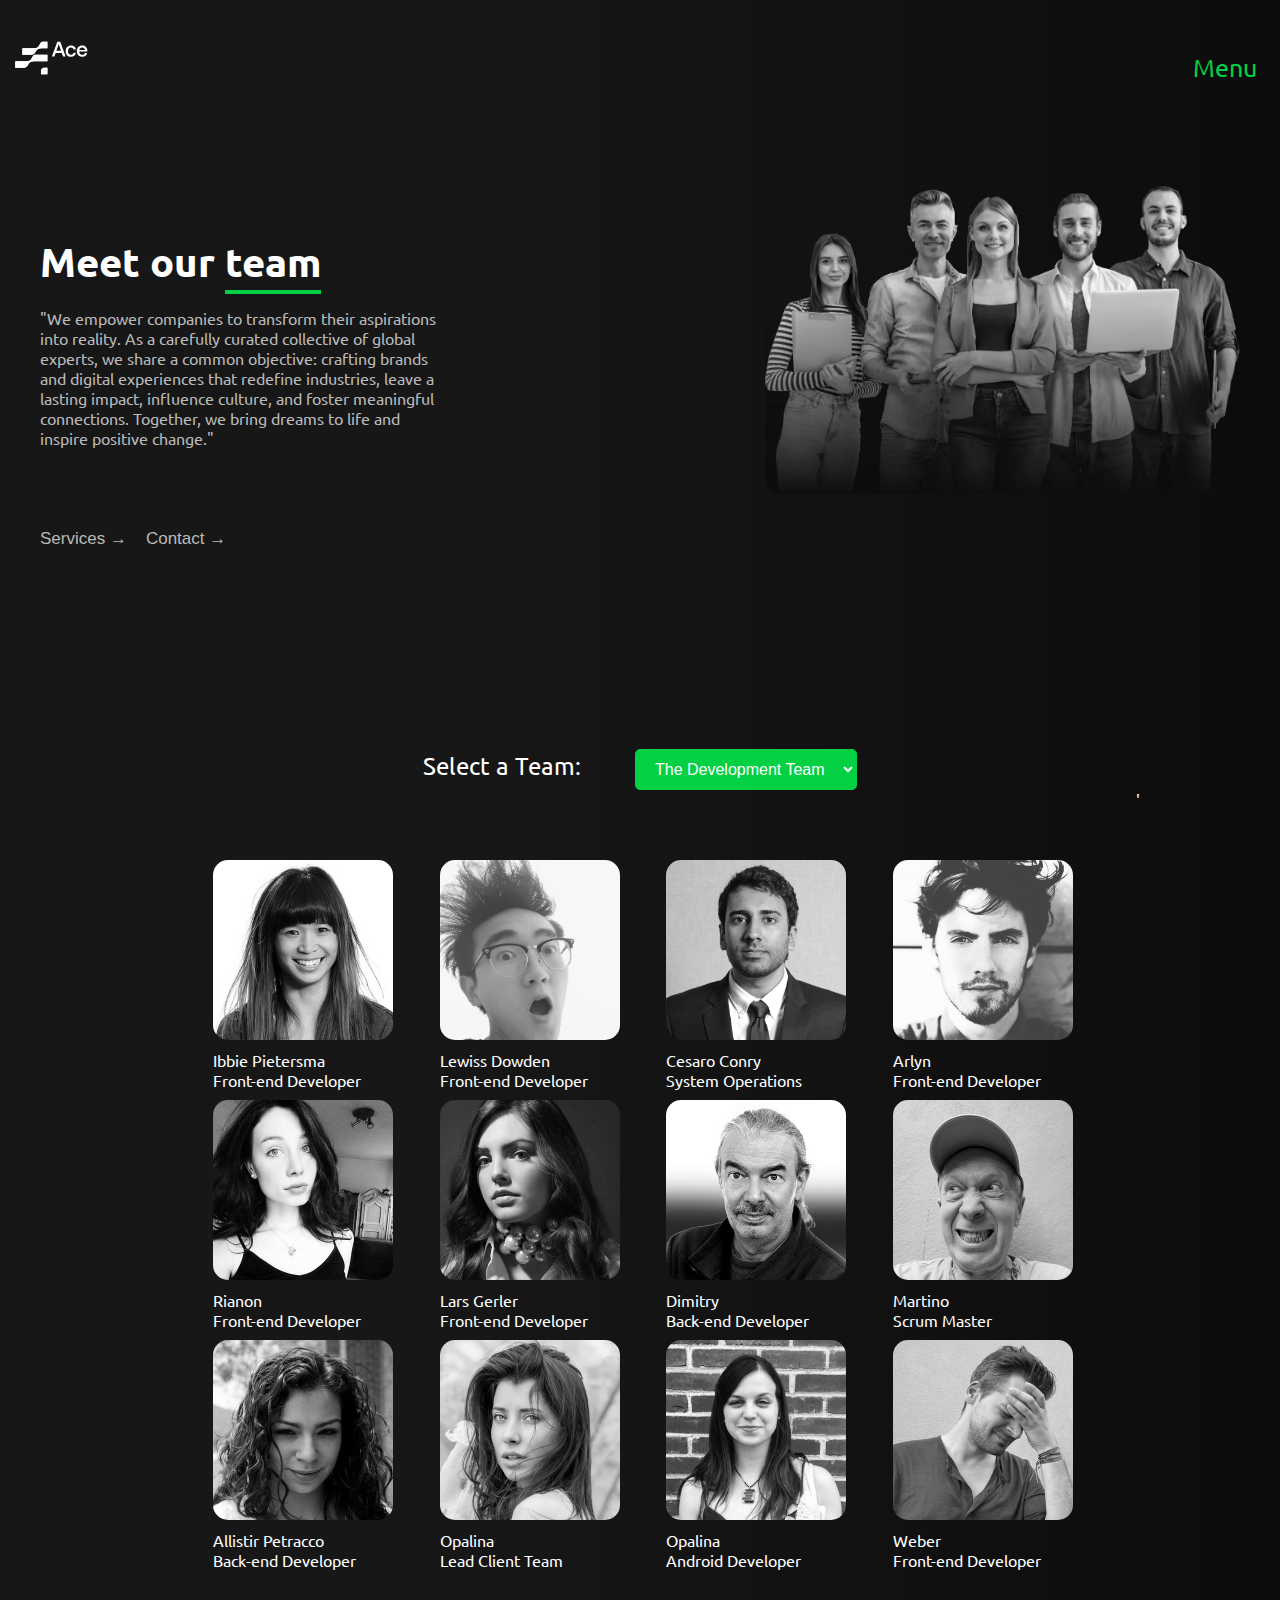
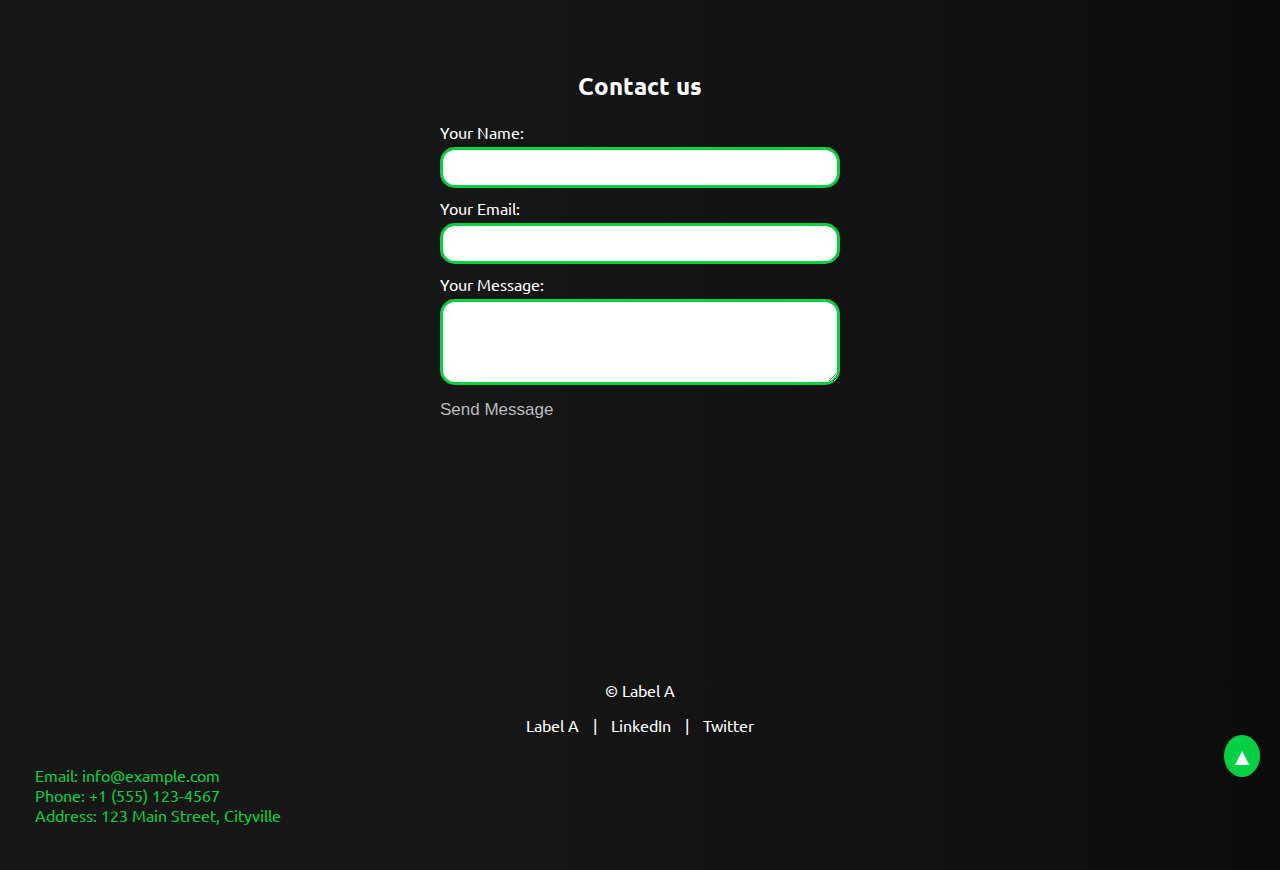
<file: index.html>
<!DOCTYPE html>
<html lang="en">
<head>
  <meta charset="UTF-8">
  <meta name="viewport" content="width=device-width, initial-scale=1.0">
  <!-- Pagina titel en externe stijlbladen -->
  <title>Squad Page Label A</title>
  <link rel="stylesheet" href="styles/style.css">
  <link rel="preconnect" href="https://fonts.googleapis.com">
  <link rel="preconnect" href="https://fonts.gstatic.com" crossorigin>
  <link href="https://fonts.googleapis.com/css2?family=Ubuntu&display=swap" rel="stylesheet">
   <!-- Favicon voor de pagina -->
  <link rel="icon" type="image/svg+xml" href="data:image/svg+xml,%3Csvg viewBox='0 0 101 35' xmlns='http://www.w3.org/2000/svg'%3E%3Cpath d='M37.3965 15.6265L42.661 1.35547H45.4171L50.6651 15.6265H48.1896L46.8694 12.0964H41.0932L39.7895 15.6265H37.3965ZM41.7368 10.1055H46.2257L43.9813 3.88176L41.7368 10.1055Z' fill='white'/%3E%3Cpath d='M50.6484 10.4232C50.6484 7.19423 52.6948 5.05273 55.814 5.05273C58.471 5.05273 60.1213 6.54174 60.5339 8.90073H58.2564C57.9759 7.67941 57.1177 6.92654 55.7645 6.92654C54.0151 6.92654 52.8764 8.34862 52.8764 10.4065C52.8764 12.4476 54.0151 13.8529 55.7645 13.8529C57.0847 13.8529 57.9759 13.0833 58.2399 11.8787H60.5339C60.1378 14.2377 58.3885 15.7267 55.7479 15.7267C52.6288 15.7435 50.6484 13.6856 50.6484 10.4232Z' fill='white'/%3E%3Cpath d='M61.4277 10.4232C61.4277 7.19423 63.4576 5.05273 66.4942 5.05273C69.4648 5.05273 71.4617 6.97673 71.5277 10.0217C71.5277 10.2893 71.5112 10.5738 71.4617 10.8582H63.7052V11.0088C63.7712 12.7822 64.8769 13.9366 66.5768 13.9366C67.897 13.9366 68.8707 13.2674 69.1678 12.0962H71.3462C70.9831 14.1541 69.2503 15.7267 66.6923 15.7267C63.4576 15.7435 61.4277 13.6354 61.4277 10.4232ZM69.2668 9.2688C69.0853 7.71287 68.0125 6.84289 66.5107 6.84289C65.1245 6.84289 63.9362 7.77979 63.7712 9.2688H69.2668Z' fill='white'/%3E%3Cpath d='M26.918 29.5462V32.7584H33.1067V26.4845H29.9381C28.2712 26.4678 26.918 27.8397 26.918 29.5462Z' fill='white'/%3E%3Cpath d='M18.9303 15.5419C18.6167 16.1442 18.1877 16.9305 17.61 18.0515C16.7684 19.6911 15.0685 20.2097 13.3027 20.193H2.65809C2.37753 20.193 2.14648 20.4272 2.14648 20.7116V26.4836C2.14648 26.4836 7.85662 26.4836 8.96233 26.4836C11.5864 26.4836 13.3522 25.7977 14.4909 23.5223C15.7122 21.0797 17.6431 20.2097 20.3001 20.2097C22.594 20.2097 33.0901 20.2097 33.0901 20.2097V13.9023H21.5873C20.4816 13.9023 19.4584 14.5381 18.9303 15.5419Z' fill='white'/%3E%3Cpath d='M26.2246 2.99505C25.9111 3.59734 25.482 4.38367 24.9044 5.50461C24.0627 7.14419 22.3629 7.66283 20.597 7.6461H9.52332C9.24276 7.6461 9.01172 7.88032 9.01172 8.16474V13.9367C9.01172 13.9367 15.1509 13.9367 16.2567 13.9367C18.8807 13.9367 20.6465 13.2508 21.7852 10.9754C23.0065 8.53281 24.9374 7.66283 27.5944 7.66283C29.8884 7.66283 33.0735 7.66283 33.0735 7.66283V1.35547H28.8651C27.7759 1.35547 26.7527 1.99122 26.2246 2.99505Z' fill='white'/%3E%3Cpath d='M26.2246 2.99505C25.9111 3.59734 25.482 4.38367 24.9044 5.50461C24.0627 7.14419 22.3629 7.66283 20.597 7.6461H9.52332C9.24276 7.6461 9.01172 7.88032 9.01172 8.16474V13.9367C9.01172 13.9367 15.1509 13.9367 16.2567 13.9367C18.8807 13.9367 20.6465 13.2508 21.7852 10.9754C23.0065 8.53281 24.9374 7.66283 27.5944 7.66283C29.8884 7.66283 33.0735 7.66283 33.0735 7.66283V1.35547H28.8651C27.7759 1.35547 26.7527 1.99122 26.2246 2.99505Z' fill='white'/%3E%3Cpath d='M18.9303 15.5419C18.6167 16.1442 18.1877 16.9305 17.61 18.0515C16.7684 19.6911 15.0685 20.2097 13.3027 20.193H2.65809C2.37753 20.193 2.14648 20.4272 2.14648 20.7116V26.4836C2.14648 26.4836 7.85662 26.4836 8.96233 26.4836C11.5864 26.4836 13.3522 25.7977 14.4909 23.5223C15.7122 21.0797 17.6431 20.2097 20.3001 20.2097C22.594 20.2097 33.0901 20.2097 33.0901 20.2097V13.9023H21.5873C20.4816 13.9023 19.4584 14.5381 18.9303 15.5419Z' fill='white'/%3E%3Cpath d='M26.918 29.5462V32.7584H33.1067V26.4845H29.9381C28.2712 26.4678 26.918 27.8397 26.918 29.5462Z' fill='white'/%3E%3C/svg%3E">
</head>
<body>
    <!-- Header sectie -->
    <header>
      <div class="header-full">
        <a href="https://www.labela.nl/">
          <svg class="logo" width="105" height="45" viewBox="0 0 101 35" fill="none" xmlns="http://www.w3.org/2000/svg">
            <path d="M37.3965 15.6265L42.661 1.35547H45.4171L50.6651 15.6265H48.1896L46.8694 12.0964H41.0932L39.7895 15.6265H37.3965ZM41.7368 10.1055H46.2257L43.9813 3.88176L41.7368 10.1055Z" fill="white"/>
            <path d="M50.6484 10.4232C50.6484 7.19423 52.6948 5.05273 55.814 5.05273C58.471 5.05273 60.1213 6.54174 60.5339 8.90073H58.2564C57.9759 7.67941 57.1177 6.92654 55.7645 6.92654C54.0151 6.92654 52.8764 8.34862 52.8764 10.4065C52.8764 12.4476 54.0151 13.8529 55.7645 13.8529C57.0847 13.8529 57.9759 13.0833 58.2399 11.8787H60.5339C60.1378 14.2377 58.3885 15.7267 55.7479 15.7267C52.6288 15.7435 50.6484 13.6856 50.6484 10.4232Z" fill="white"/>
            <path d="M61.4277 10.4232C61.4277 7.19423 63.4576 5.05273 66.4942 5.05273C69.4648 5.05273 71.4617 6.97673 71.5277 10.0217C71.5277 10.2893 71.5112 10.5738 71.4617 10.8582H63.7052V11.0088C63.7712 12.7822 64.8769 13.9366 66.5768 13.9366C67.897 13.9366 68.8707 13.2674 69.1678 12.0962H71.3462C70.9831 14.1541 69.2503 15.7267 66.6923 15.7267C63.4576 15.7435 61.4277 13.6354 61.4277 10.4232ZM69.2668 9.2688C69.0853 7.71287 68.0125 6.84289 66.5107 6.84289C65.1245 6.84289 63.9362 7.77979 63.7712 9.2688H69.2668Z" fill="white"/>
            <path d="M26.918 29.5462V32.7584H33.1067V26.4845H29.9381C28.2712 26.4678 26.918 27.8397 26.918 29.5462Z" fill="white"/>
            <path d="M18.9303 15.5419C18.6167 16.1442 18.1877 16.9305 17.61 18.0515C16.7684 19.6911 15.0685 20.2097 13.3027 20.193H2.65809C2.37753 20.193 2.14648 20.4272 2.14648 20.7116V26.4836C2.14648 26.4836 7.85662 26.4836 8.96233 26.4836C11.5864 26.4836 13.3522 25.7977 14.4909 23.5223C15.7122 21.0797 17.6431 20.2097 20.3001 20.2097C22.594 20.2097 33.0901 20.2097 33.0901 20.2097V13.9023H21.5873C20.4816 13.9023 19.4584 14.5381 18.9303 15.5419Z" fill="white"/>
            <path d="M26.2246 2.99505C25.9111 3.59734 25.482 4.38367 24.9044 5.50461C24.0627 7.14419 22.3629 7.66283 20.597 7.6461H9.52332C9.24276 7.6461 9.01172 7.88032 9.01172 8.16474V13.9367C9.01172 13.9367 15.1509 13.9367 16.2567 13.9367C18.8807 13.9367 20.6465 13.2508 21.7852 10.9754C23.0065 8.53281 24.9374 7.66283 27.5944 7.66283C29.8884 7.66283 33.0735 7.66283 33.0735 7.66283V1.35547H28.8651C27.7759 1.35547 26.7527 1.99122 26.2246 2.99505Z" fill="white"/>
            <path d="M26.2246 2.99505C25.9111 3.59734 25.482 4.38367 24.9044 5.50461C24.0627 7.14419 22.3629 7.66283 20.597 7.6461H9.52332C9.24276 7.6461 9.01172 7.88032 9.01172 8.16474V13.9367C9.01172 13.9367 15.1509 13.9367 16.2567 13.9367C18.8807 13.9367 20.6465 13.2508 21.7852 10.9754C23.0065 8.53281 24.9374 7.66283 27.5944 7.66283C29.8884 7.66283 33.0735 7.66283 33.0735 7.66283V1.35547H28.8651C27.7759 1.35547 26.7527 1.99122 26.2246 2.99505Z" fill="white"/>
            <path d="M18.9303 15.5419C18.6167 16.1442 18.1877 16.9305 17.61 18.0515C16.7684 19.6911 15.0685 20.2097 13.3027 20.193H2.65809C2.37753 20.193 2.14648 20.4272 2.14648 20.7116V26.4836C2.14648 26.4836 7.85662 26.4836 8.96233 26.4836C11.5864 26.4836 13.3522 25.7977 14.4909 23.5223C15.7122 21.0797 17.6431 20.2097 20.3001 20.2097C22.594 20.2097 33.0901 20.2097 33.0901 20.2097V13.9023H21.5873C20.4816 13.9023 19.4584 14.5381 18.9303 15.5419Z" fill="white"/>
            <path d="M26.918 29.5462V32.7584H33.1067V26.4845H29.9381C28.2712 26.4678 26.918 27.8397 26.918 29.5462Z" fill="white"/>
            </svg>
        </a>
        
        <!-- Navigatiemenu (verborgen standaard) -->
        <nav class="hidden">
          <ul>
            <li>
               <!-- Knop om het mobiele menu te openen -->
              <a href="#" id="openMenu">Menu</a>
            </li>
          </ul>
        </nav>
      </div>
    </header>
  
    <!-- Hamburgermenu -->
    <div class="overlay" id="menuOverlay">
      <div class="menu-content">
         <!-- Sluitknop voor het menu -->
        <span class="close-btn" id="closeMenu" data-tooltip="Back to Homepage">&times;</span>
        <nav>
          <ul>
              <!-- Navigatie in het menu -->
            <li><a href="#home">Home</a></li>
            <li><a href="#services">Services</a></li>
            <li><a href="#contact">Contact</a></li>
          </ul>
        </nav>
      </div>
    </div>
  
   <!-- Teamtekst beginpagina -->
<main>
  <div class="teamtekst">
    <article>
      <div class="container">
        <!-- Teamsectie met tekst en afbeelding -->
        <section class="teams">
          <div class="text-container">
            <!-- Teamtekst en beschrijving -->
            <h1>Meet our <span class="team-text">team</span></h1>
            <p>
              "We empower companies to transform their aspirations into reality. As a carefully curated collective of global experts, we share a common objective: crafting brands and digital experiences that redefine industries, leave a lasting impact, influence culture, and foster meaningful connections. Together, we bring dreams to life and inspire positive change."
            </p>
          </div>
          <div class="groepsfoto">
            <!-- Groepsfoto van het team -->
            <img src="images/team-images/team.webp" alt="groepsfoto" height="auto">
          </div>
        </section>
      </div>
    </article>

    <!-- Knoppen voor services en contact -->
    <div class="buttons">
      <button class="button-services">Services &#8594;</button>
      <button class="button-contact">Contact &#8594;</button>
    </div>
  </div>

  <!-- Dropdown voor het selecteren van een team -->
  <div class="containerTeam">
    <label for="teamSelector" class="animated-label">Select a Team:</label>
    <select id="teamSelector">
      <option value="TDT">The Development Team</option>
      <option value="MARKETING">Marketing Team</option>
      <option value="UI-TEAM">UI Team</option>
      <option value="all-teams">View All Teams</option>
    </select>
  </div>
  
  <!-- Teamsectie met individuele teamleden -->
  <div class="teamsection">
    <!-- Teamsectie voor TDT (The Development Team) -->
    <section class="team-section TDT" id="TDT">
      <!-- Teamlid 1 -->
      <article class="team-member" id="ibbie">
        <!-- Link naar individuele pagina van het teamlid -->
        <a href="ibbie.html">
          <div class="foto">
            <!-- Afbeelding van het teamlid -->
            <img src="images/team-images/image-0.png" alt="Ibbie's Image" height="auto">
          </div>
        </a>
        <!-- Naam en functie van het teamlid -->
        <p class="firstname-lastname">Ibbie Pietersma</p>
        <p>Front-end Developer</p>
      </article>

      <article class="team-member" id="26">
        <a href="LewissDowden.html">
          <div class="foto">
            <img src="images/team-images/image-25.png" alt="Lewiss's Image" height="auto">
          </div>
        </a>
        <p class="firstname-lastname">Lewiss Dowden</p>
        <p>Front-end Developer</p>
    </article>

    <article class="team-member" id="33">
      <a href="CesaroConry.html">
        <div class="foto">
          <img src="images/team-images/image-34.png" alt="Cesaro's Image" height="auto">
        </div>
      </a>
      <p class="firstname-lastname">Cesaro Conry</p>
      <p>System Operations</p>
  </article>

      <article class="team-member" id="arlyn">
        <a href="Arlyn.html">
          <div class="foto">
            <img src="images/team-images/image-1.png" alt="Arlyn's Image" height="auto">
          </div>
        </a>
        <p class="firstname-lastname">Arlyn</p>
        <p>Front-end Developer</p>
      </article>

      <article class="team-member" id="Rianon">
        <a href="Rianon.html">
          <div class="foto">
            <img src="images/team-images/image-4.png" alt="Rianon's Image" height="auto">
          </div>
        </a>
        <p class="firstname-lastname">Rianon</p>
        <p>Front-end Developer</p>
      </article>

      <article class="team-member" id="27">
        <a href="LarsGerler.html">
          <div class="foto">
            <img src="images/team-images/image-26.png" alt="Lars's Image" height="auto">
          </div>
        </a>
        <p class="firstname-lastname">Lars Gerler</p>
        <p>Front-end Developer</p>
    </article>

      <article class="team-member" id="Dimitry">
        <a href="Dimitry.html">
          <div class="foto">
            <img src="images/team-images/image-5.png" alt="Dimitry's Image" height="auto">
          </div>
        </a>
        <p class="firstname-lastname">Dimitry</p>
        <p>Back-end Developer</p>
      </article>

      <article class="team-member" id="Martino">
        <a href="Martino.html">
          <div class="foto">
            <img src="images/team-images/image-6.png" alt="Martino's Image" height="auto">
          </div>
        </a>
        <p class="firstname-lastname">Martino</p>
        <p>Scrum Master</p>
      </article>

      <article class="team-member" id="28">
        <a href="AllistirPetracco.html">
          <div class="foto">
            <img src="images/team-images/image-27.png" alt="Allistir's Image" height="auto">
          </div>
        </a>
        <p class="firstname-lastname">Allistir Petracco</p>
        <p>Back-end Developer</p>
    </article>

      <article class="team-member" id="Freedman">
        <a href="Freedman.html">
          <div class="foto">
            <img src="images/team-images/image-7.png" alt="Freedman's Image" height="auto">
          </div>
        </a>
        <p class="firstname-lastname">Opalina</p>
        <p>Lead Client Team</p>
      </article>

      <article class="team-member" id="Opalina">
        <a href="Opalina.html">
          <div class="foto">
            <img src="images/team-images/image-8.png" alt="Opalina's Image" height="auto">
          </div>
        </a>
        <p class="firstname-lastname">Opalina</p>
        <p>Android Developer</p>
      </article>

      <article class="team-member" id="Weber">
        <a href="Weber.html">
          <div class="foto">
            <img src="images/team-images/image-9.png" alt="Weber's Image" height="auto">
          </div>
        </a>
        <p class="firstname-lastname">Weber</p>
        <p>Front-end Developer</p>
      </article>
    </section>
  
    <section class="team-section MARKETING" id="MARKETING">
      <article class="team-member" id="lynnelle">
        <a href="Lynnelle.html">
          <div class="foto">
            <img src="images/team-images/image-2.png" alt="Lynnelle's Image" height="auto">
          </div>
        </a>
        <p class="firstname-lastname">Another Team Member</p>
        <p>Job Title</p>
      </article>

      <article class="team-member" id="29">
        <a href="FranniFarlambe.html">
          <div class="foto">
            <img src="images/team-images/image-28.png" alt="Franni's Image" height="auto">
          </div>
        </a>
        <p class="firstname-lastname">Franni Farlambe</p>
        <p>Front-end Developer</p>
    </article>

    <article class="team-member" id="32">
      <a href="MurdockWilleson.html">
        <div class="foto">
          <img src="images/team-images/image-31.png" alt="Murdock's Image" height="auto">
        </div>
      </a>
      <p class="firstname-lastname">Murdock Willeson</p>
      <p>UX Lead</p>
    </article>

    <article class="team-member" id="sharia">
            <a href="Sharia.html">
              <div class="foto">
                <img src="images/team-images/image-3.png" alt="Sharia's Image" height="auto">
              </div>
            </a>
            <p class="firstname-lastname">Another Team Member</p>
            <p>Job Title</p>
    </article>

    <article class="team-member" id="30">
        <a href="PortyLepick.html">
          <div class="foto">
            <img src="images/team-images/image-29.png" alt="Porty's Image" height="auto">
          </div>
        </a>
        <p class="firstname-lastname">Porty Lepick</p>
        <p>Account & Technology</p>
    </article>

    <article class="team-member" id="33">
      <a href="CesaroConry.html">
        <div class="foto">
          <img src="images/team-images/image-32.png" alt="Cesaro's Image" height="auto">
        </div>
      </a>
      <p class="firstname-lastname">Cesaro Conry</p>
      <p>System Operations</p>
  </article>

      <article class="team-member" id="11">
        <a href="JustinnCcomini.html">
          <div class="foto">
            <img src="images/team-images/image-10.png" alt="Justinn's Image" height="auto">
          </div>
        </a>
        <p class="firstname-lastname">Justinn Ccomini</p>
        <p>UI Designer</p>
    </article>

    <article class="team-member" id="12">
      <a href="SandeKeepence.html">
        <div class="foto">
          <img src="images/team-images/image-11.png" alt="Sande's Image" height="auto">
        </div>
      </a>
      <p class="firstname-lastname">Sande Keepence</p>
      <p>Back-end Developer</p>
  </article>

  <article class="team-member" id="13">
    <a href="CinderellaBrose.html">
      <div class="foto">
        <img src="images/team-images/image-12.png" alt="Cinderella's Image" height="auto">
      </div>
    </a>
    <p class="firstname-lastname">Cinderella Brose</p>
    <p>Commercial Director</p>
</article>

<article class="team-member" id="14">
  <a href="JamalDiDomenico.html">
    <div class="foto">
      <img src="images/team-images/image-13.png" alt="Jamal's Image" height="auto">
    </div>
  </a>
  <p class="firstname-lastname">Jamal Di Domenico</p>
  <p>Front-end Developer</p>
</article>

<article class="team-member" id="15">
  <a href="EleanorJeffers.html">
    <div class="foto">
      <img src="images/team-images/image-14.png" alt="Eleanor's Image" height="auto">
    </div>
  </a>
  <p class="firstname-lastname">Eleanor Jeffers</p>
  <p>UI Designer</p>
</article>

<article class="team-member" id="16">
  <a href="DeberaLuesley.html">
    <div class="foto">
      <img src="images/team-images/image-15.png" alt="Debera's Image" height="auto">
    </div>
  </a>
  <p class="firstname-lastname">Debera Luesley</p>
  <p>Technical Support Lead</p>
</article>
</section>'

<section class="team-section UI" id="UI-TEAM">
  <article class="team-member" id="17">
    <a href="CobbBrimilcome.html">
      <div class="foto">
        <img src="images/team-images/image-16.png" alt="Cobb's Image" height="auto">
      </div>
    </a>
    <p class="firstname-lastname">Cobb Brimilcome</p>
    <p>Technical Support Specialist</p>
</article>

<article class="team-member" id="34">
  <a href="AlisterLitel.html">
    <div class="foto">
      <img src="images/team-images/image-34.png" alt="Alister's Image" height="auto">
    </div>
  </a>
  <p class="firstname-lastname">Alister Litel</p>
  <p>System Operations</p>
</article>

<article class="team-member" id="18">
  <a href="KristanTinline.html">
    <div class="foto">
      <img src="images/team-images/image-17.png" alt="Kristan's Image" height="auto">
    </div>
  </a>
  <p class="firstname-lastname">Kristan Tinline</p>
  <p>Innovation Strategist</p>
</article>

<article class="team-member" id="19">
  <a href="CorinneGregoire.html">
    <div class="foto">
      <img src="images/team-images/image-18.png" alt="Corinne's Image" height="auto">
    </div>
  </a>
  <p class="firstname-lastname">Corinne Gregoire</p>
  <p>Data Engineer</p>
</article>

<article class="team-member" id="20">
  <a href="MildridCuredell.html">
    <div class="foto">
      <img src="images/team-images/image-19.png" alt="Mildrid's Image" height="auto">
    </div>
  </a>
  <p class="firstname-lastname">Mildrid Curedell</p>
  <p>Back-end Developer</p>
</article>

<article class="team-member" id="21">
  <a href="KarissaDrabble.html">
    <div class="foto">
      <img src="images/team-images/image-20.png" alt="Karissa's Image" height="auto">
    </div>
  </a>
  <p class="firstname-lastname">Karissa Drabble</p>
  <p>Front-end Developer</p>
</article>

<article class="team-member" id="22">
  <a href="HymieHearsum.html">
    <div class="foto">
      <img src="images/team-images/image-21.png" alt="Hymie's Image" height="auto">
    </div>
  </a>
  <p class="firstname-lastname">Hymie Hearsum</p>
  <p>Office Angel 010</p>
</article>

<article class="team-member" id="23">
  <a href="JustenFernihough.html">
    <div class="foto">
      <img src="images/team-images/image-22.png" alt="Justen's Image" height="auto">
    </div>
  </a>
  <p class="firstname-lastname">Justen Fernihough</p>
  <p>Back-end Developer</p>
</article>

<article class="team-member" id="24">
  <a href="NoelDominguez.html">
    <div class="foto">
      <img src="images/team-images/image-23.png" alt="Noel's Image" height="auto">
    </div>
  </a>
  <p class="firstname-lastname">Noel Dominguez</p>
  <p>Front-end Developer</p>
</article>

<article class="team-member" id="25">
  <a href="GussiDalzell.html">
    <div class="foto">
      <img src="images/team-images/image-24.png" alt="Gussi's Image" height="auto">
    </div>
  </a>
  <p class="firstname-lastname">Gussi Dalzell</p>
  <p>iOS Developer</p>
</article>

<article class="team-member" id="31">
  <a href="HavenCory.html">
    <div class="foto">
      <img src="images/team-images/image-30.png" alt="Haven's Image" height="auto">
    </div>
  </a>
  <p class="firstname-lastname">Haven Cory</p>
  <p>Cloud Engineer</p>
</article>

<article class="team-member" id="32">
  <a href="MurdockWilleson.html">
    <div class="foto">
      <img src="images/team-images/image-31.png" alt="Murdock's Image" height="auto">
    </div>
  </a>
  <p class="firstname-lastname">Murdock Willeson</p>
  <p>UX Lead</p>
</article>
</section>
</div>

 <!-- Contactsectie -->
 <section>
  <h2>Contact us</h2>
  <!-- Formulier voor het verzenden van berichten -->
  <form>
    <!-- Invoervelden voor naam, e-mail en bericht -->
    <label for="name">Your Name:</label>
    <input type="text" id="name" name="name" required>

    <label for="email">Your Email:</label>
    <input type="email" id="email" name="email" required>

    <label for="message">Your Message:</label>
    <textarea id="message" name="message" rows="4" required></textarea>

    <!-- Knop om het formulier te verzenden -->
    <button type="submit" onclick="submitForm()">Send Message</button>
  </form>

  <!-- Feedbackdiv voor het weergeven van berichten na verzending -->
  <div id="feedback"></div>
</section>

<!-- Footersectie -->
<footer class="footer">
  <!-- Copyright en navigatielinks -->
  <p>&copy; Label A</p>
  <nav>
    <a href="https://www.labela.nl/">Label A</a> |
    <a href="https://www.linkedin.com/">LinkedIn</a> |
    <a href="https://twitter.com/">Twitter</a>
  </nav>

  <!-- Pijl en informatie in de footer -->
  <div class="footer-arrow">▲</div>
  <div class="footer-informatie">
    <p>Email: info@example.com</p>
    <p>Phone: +1 (555) 123-4567</p>
    <p>Address: 123 Main Street, Cityville</p>
  </div>
</footer>
</main>
    
  <script src="scripts/script.js"></script>

</body>
</html>
</file>
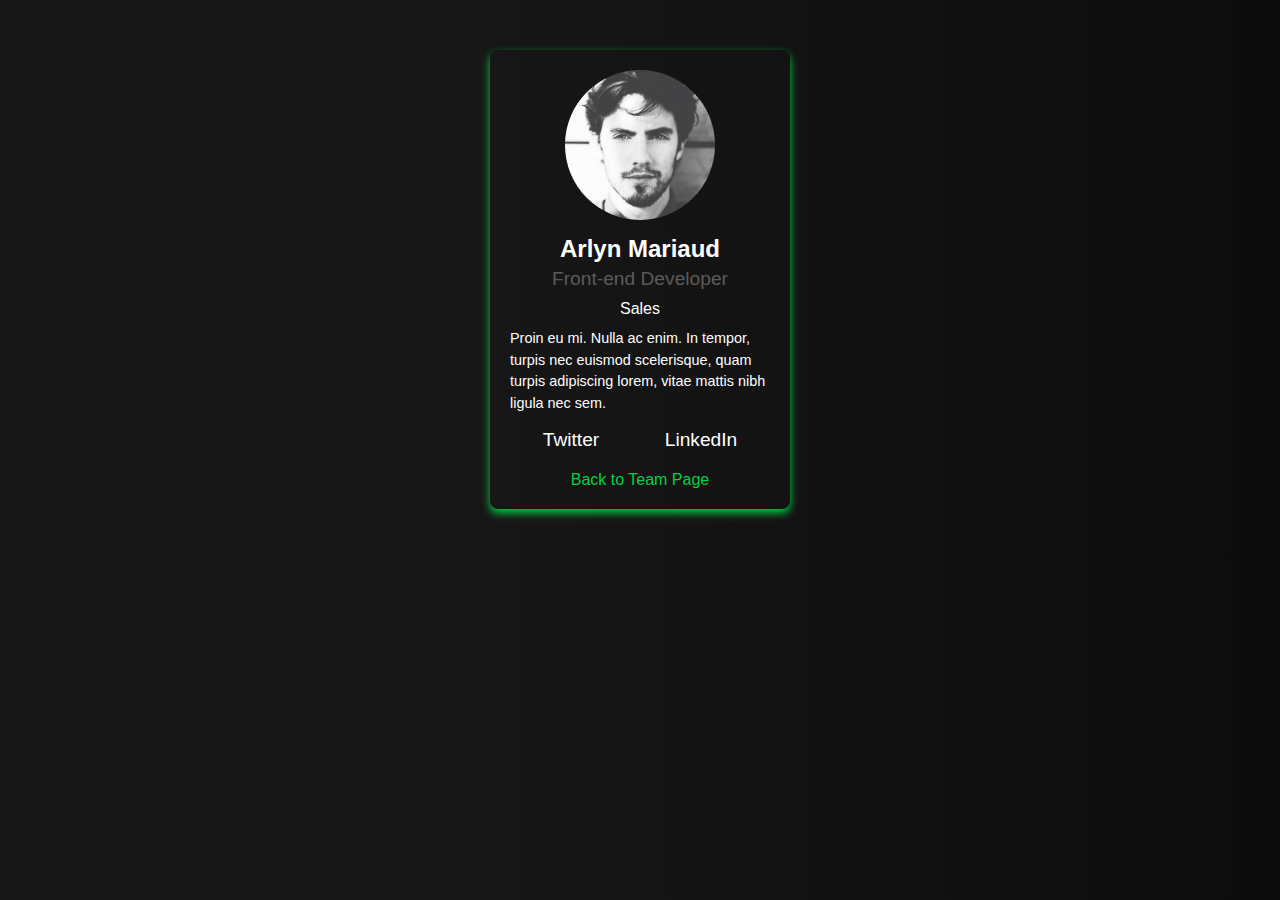
<file: Arlyn.html>
<!DOCTYPE html>
<html lang="en">
<head>
  <meta charset="UTF-8">
  <meta name="viewport" content="width=device-width, initial-scale=1.0">
  <link rel="stylesheet" href="styles/style.css">
  <title>Arlyn Mariaud</title>
</head>
<body>

<div class="business-card">
  <img class="profile-img" src="images/team-images/image-1.png" alt="Profile Image">
  <div class="name">Arlyn Mariaud</div>
  <div class="job-title">Front-end Developer</div>
  <div class="department">Sales</div>
  <div class="bio">Proin eu mi. Nulla ac enim. In tempor, turpis nec euismod scelerisque, quam turpis adipiscing lorem, vitae mattis nibh ligula nec sem.</div>
  <div class="social-links">
    <a class="social-link" href="https://twitter.com" target="_blank">Twitter</a>
    <a class="social-link" href="https://linkedin.com" target="_blank">LinkedIn</a>
  </div>
  <div class="backto"><a href="index.html">Back to Team Page</a></div>
</div>

</body>
</html>
</file>
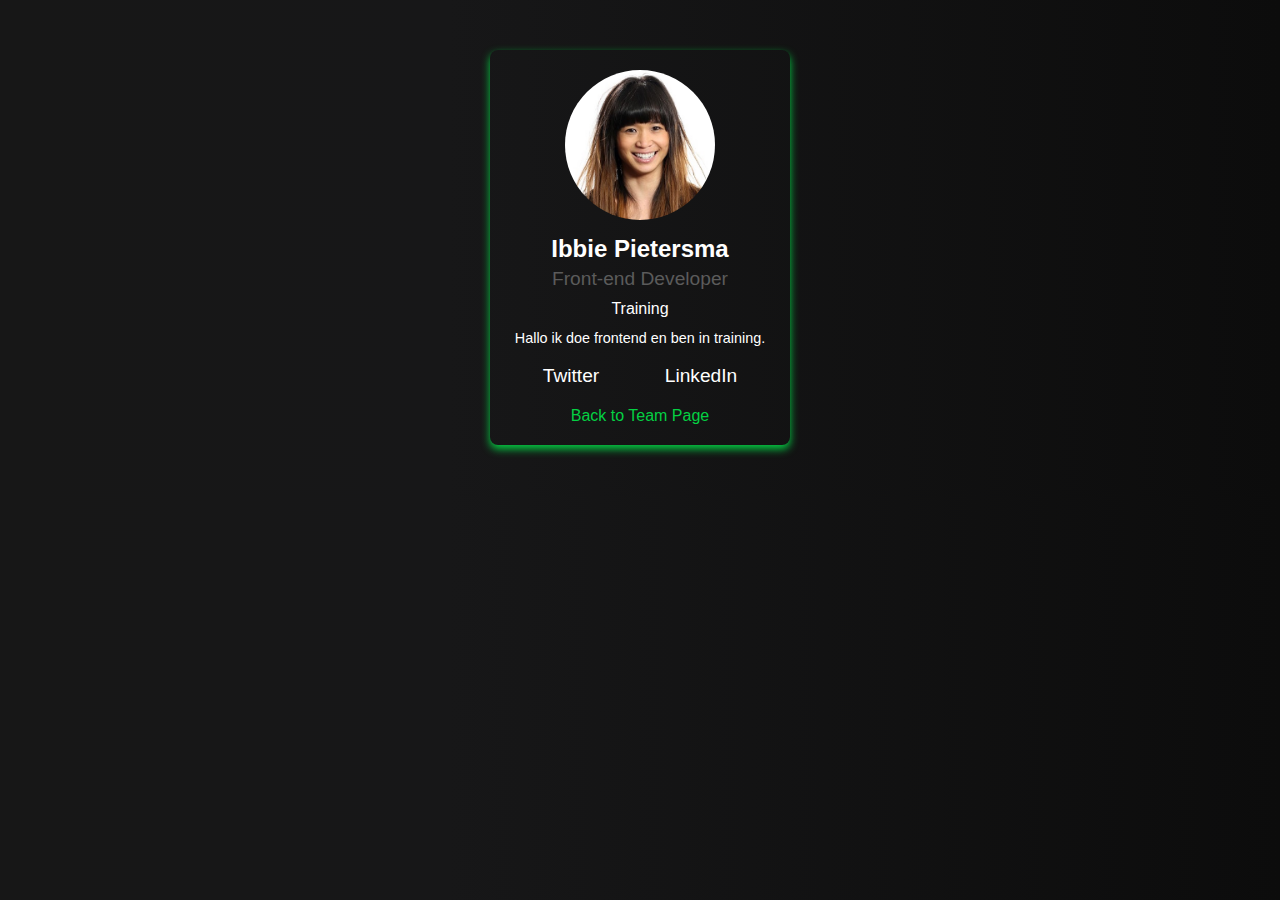
<file: ibbie.html>
<!DOCTYPE html>
<html lang="en">
<head>
  <meta charset="UTF-8">
  <meta name="viewport" content="width=device-width, initial-scale=1.0">
  <link rel="stylesheet" href="styles/style.css">
  <title>Business Card</title>
  <!DOCTYPE html>
  <html lang="en">
</head>
<body>
<div class="business-card">
      <img class="profile-img" src="images/team-images/image-0.png" alt="Profile Image">
      <div class="name">Ibbie Pietersma</div>
      <div class="job-title">Front-end Developer</div>
      <div class="department">Training</div>
      <div class="bio">Hallo ik doe frontend en ben in training.</div>
      
      <div class="social-links">
        <a class="social-link" href="https://twitter.com" target="_blank">Twitter</a>
        <a class="social-link" href="https://linkedin.com" target="_blank">LinkedIn</a>
      </div>

      <div class="backto"><a href="index.html">Back to Team Page</a></div>
</div>
</body>
  </html>
</file>
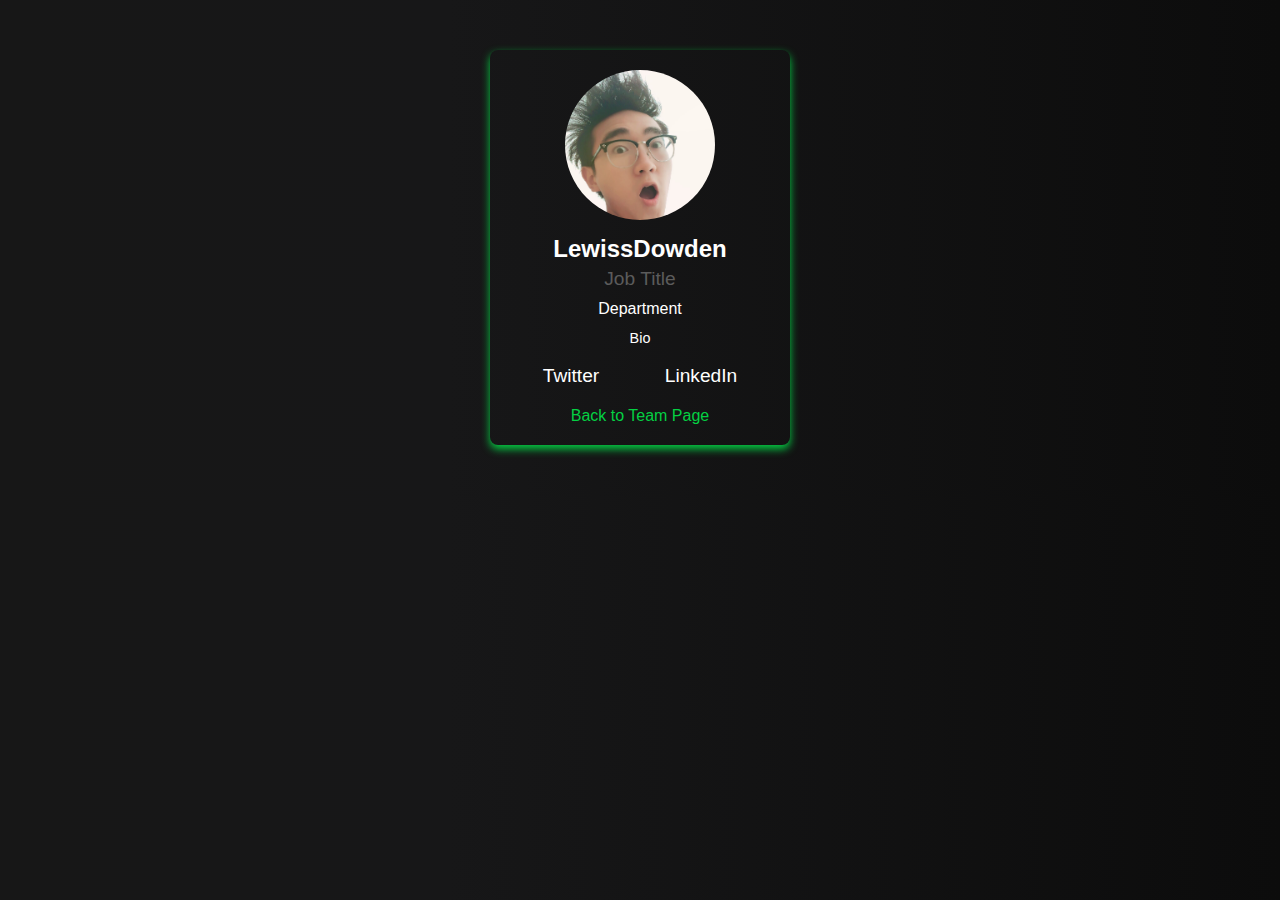
<file: LewissDowden.html>
<!DOCTYPE html>
<html lang="en">
<head>
  <meta charset="UTF-8">
  <meta name="viewport" content="width=device-width, initial-scale=1.0">
  <link rel="stylesheet" href="styles/style.css">
  <title>Sharia Duchateau</title>
</head>
<body>

<div class="business-card">
  <img class="profile-img" src="images/team-images/image-25.png" alt="Profile Image">
  <div class="name">LewissDowden</div>
  <div class="job-title">Job Title</div>
  <div class="department">Department</div>
  <div class="bio">Bio</div>
  <div class="social-links">
    <a class="social-link" href="https://twitter.com" target="_blank">Twitter</a>
    <a class="social-link" href="https://linkedin.com" target="_blank">LinkedIn</a>
  </div>
  <div class="backto"><a href="index.html">Back to Team Page</a></div>
</div>

</body>
</html>
</file>
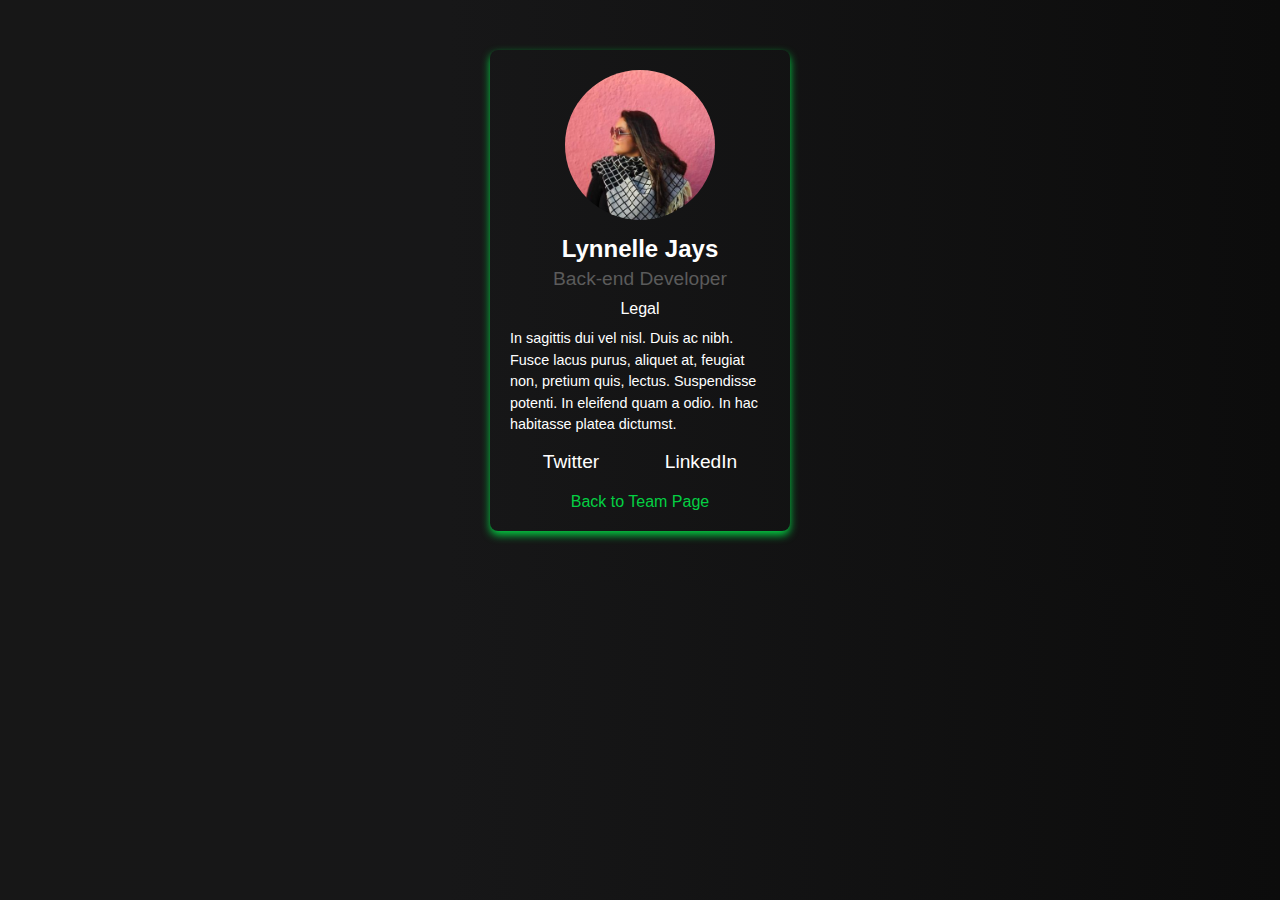
<file: Lynelle.html>
<!DOCTYPE html>
<html lang="en">
<head>
  <meta charset="UTF-8">
  <meta name="viewport" content="width=device-width, initial-scale=1.0">
  <link rel="stylesheet" href="styles/style.css">
  <title>Lynnelle Jays</title>
</head>
<body>

<div class="business-card">
  <img class="profile-img" src="images/team-images/image-2.png" alt="Profile Image">
  <div class="name">Lynnelle Jays</div>
  <div class="job-title">Back-end Developer</div>
  <div class="department">Legal</div>
  <div class="bio">In sagittis dui vel nisl. Duis ac nibh. Fusce lacus purus, aliquet at, feugiat non, pretium quis, lectus. Suspendisse potenti. In eleifend quam a odio. In hac habitasse platea dictumst.</div>
  <div class="social-links">
    <a class="social-link" href="https://twitter.com" target="_blank">Twitter</a>
    <a class="social-link" href="https://linkedin.com" target="_blank">LinkedIn</a>
  </div>
  <div class="backto"><a href="index.html">Back to Team Page</a></div>
</div>

</body>
</html>
</file>
<file: styles/style.css>
/* Algemene opmaak */

html {
  scroll-behavior: smooth;
}

:root {
  --white: #FFFFFF;
  --green: #04d043;
  --grey: #5b5b5b;
  --ptext: rgb(186, 186, 186);
}

body {
  background: linear-gradient(90deg, rgba(23, 23, 23, 1) 0%, rgba(23, 23, 24, 1) 35%, rgb(12, 12, 12) 100%);
  color: var(--white);
  font-family: 'Ubuntu', sans-serif;
  margin: 0;
  padding: 0;
  letter-spacing: normal;
}

* {
  text-decoration: none;
  list-style: none;
  box-sizing: border-box;
  margin: 0;
  padding: 0;
}

/* Header sectie */

header {
  padding: 1em 0.8em;
}

.logo{
  margin-top: 20px;
}

.header-full {
  display: flex;
  justify-content: space-between;
  align-items: center;
  z-index: 8;
  margin-bottom: 20px;
}

.header-full a {
  color: var(--green);
}

.header-full a:hover {
  color: var(--white);
}

#openMenu {
  font-size: 25px;
  cursor: pointer;
}

/* Overlay sectie */

.overlay {
  position: fixed;
  width: 100%;
  height: 100%;
  top: 0;
  left: 0;
  background-color: rgba(0, 0, 0, 0.7);
  opacity: 0;
  pointer-events: none;
  transition: opacity 0.5s ease-in-out;
}

.overlay.show {
  display: block;
  opacity: 1;
  pointer-events: auto;
}

.menu-content {
  position: absolute;
  top: 50%;
  transform: translate(-50%, -50%);
  background-color: #171717;
  left: -100px;
  padding: 20px;
  color: var(--white);
  height: 100%;
  width: 100%;
  transition: left 0.5s ease-in-out;
}

.menu-content.show {
  left: 50%;
}

.close-btn {
  position: absolute;
  top: 20px;
  right: 10px;
  font-size: 40px;
  cursor: pointer;
}

.close-btn:hover {
  color: red;
}

.close-btn::before {
  content: attr(data-tooltip);
  font-size: 20px;
  position: absolute;
  left: -100px;
  transform: translateX(-50%);
  padding: 3px; 
  background-color: rgba(0, 0, 0, 0.7);
  color: #fff;
  border-radius: 3px; 
  white-space: nowrap;
  opacity: 0;
  transition: opacity 0.3s ease-in-out;
}

.close-btn:hover::before {
  opacity: 1;
}

/* Teamtekst beginpagina sectie */

main {
  margin: 25px;
}

.text-container h1{
  font-size: 40px;
}

.teams {
  margin-bottom: 10px;
  display: flex; 
  align-items: center; 
  gap: 20px;
}

.text-container {
  flex-grow: 1;
  max-width: 400px;
}


.teams h1 {
  margin-bottom: 20px;
  
}

.teams p {
  color: var(--ptext);
  max-width: 100%;
}

.team-text {
  border-bottom: solid 0.1em var(--green);
  padding-bottom: 3px;
}

/* Groepsfoto sectie */

.groepsfoto {
  position: relative;
  margin-bottom: 20px;
  margin-top: 20px;
  max-width: 475px; 
  max-height: 350px; 
}

.groepsfoto img {
  width: 100%; 
  height: auto; 
  border-radius: 16px;
  filter: grayscale(100%);
}

.groepsfoto img:hover{
  filter: grayscale(0%);
}

/*
.groepsfoto::after {
  content: '';
  position: absolute;
  bottom: 0;
  left: 50%;
  transform: translateX(-50%);
  width: 100%;
  height: 3px; 
  background-color: var(--green);
}
*/


/* The Team-sectie */

.teamsection {
  max-width: 1000px;
  margin: 0 auto; 
  display: flex;
  flex-wrap: wrap;
  justify-content: center; 
}

.containerTeam {
  text-align: center; 
}


#teamSelector {
  background-color: var(--green);
  color: var(--white);
  padding: 10px 15px;
  font-size: 16px;
  border: 1px solid var(--green);
  border-radius: 5px;
  cursor: pointer;

}

#teamSelector:hover {
  background-color: lighten(var(--green), 20%);
}

#teamSelector:focus {
  outline: none;
  box-shadow: 0 0 5px rgba(0, 0, 0, 0.5);
}

#teamSelector option {
  background-color: var(--green);
  color: var(--white);
}

.team-section {
  margin-top: 60px;
  display: flex;
  flex-wrap: wrap;
  margin-left: auto;
  margin-right: auto;
}

.visible {
  display: block;
}

.team-section p {
  margin-left: 20px;
}

/* Buttons sectie */

button {
  color: var(--ptext);
  background: none;
  border: none;
  outline: none;
  cursor: pointer;
  font-size: 17px;
  margin-right: 15px;
  margin-bottom: 70px;
}

button:hover {
  color: var(--green);
}

/* Foto's sectie */

.foto {
  display: flex;
  justify-content: center;
  align-items: center;
}

.foto img {
  max-width: 100%;
  max-height: 100%;
  width: auto;
  height: auto;
  display: block;
  margin: 10px;
  margin-left: 20px;
  border-radius: 15px;
  filter: grayscale(100%);
  transition: filter 0.5s ease-in-out, box-shadow 0.3s ease-in-out;
}
/* Hover effect voor teamleden sectie */
[class^="team-member"]:hover .firstname-lastname {
  color: var(--green);
  transition: color 0.4s ease-in-out;
}

.foto img {
  transition: transform 0.4s ease-in-out;
}

.foto img:hover {
  filter: grayscale(0%);
  box-shadow: 0 0 10px rgba(0, 0, 0, 0.5);
  transform: scale(1.05);
  box-shadow: 1px 1px 1px 1px var(--green);
}


/* Media Query sectie */

@media (max-width: 470px) {
  .foto img {
    width: 365px;
    height: auto;
    margin: 5px;
    margin-left: 10px;
  }

  .team-section p {
    margin-left: 10px;
  }

  .team-member {
    margin-bottom: 30px; 
  }
}

@media (max-width: 750px) {
  .teams {
    flex-direction: column; 
    text-align: center; 
  }
}

@media (min-width: 750px) {
  button {
    margin-bottom: 200px;
  }
}

/*The development team hulp met javascript*/
.team-section {
  display: none;
}

.TDT {
  display: flex;
}

.animated-label {
  font-size: 24px; 
  display: inline-block;
  margin-right: 50px;
}


/*footer sectie*/

footer {
  color: var(--white);
  padding: 10px;
  text-align: center;
}

footer p {
  margin: 0;
}

.footer{
  margin-top: 50px;
  margin-bottom:35px;
}

nav {
  margin-top: 15px;
}

nav a {
  color: var(--white);
  margin: 0 10px;
  text-decoration: none;
}

nav a:hover {
  text-decoration: underline;
  color: var(--green);
}

.footer-arrow {
  position: absolute;
  right: 20px;
  cursor: pointer;
  font-size: 24px;
  color: #fff;
  background-color: var(--green); 
  padding:6px;
  border-radius: 50%;
  animation: bounce 1s infinite; 
}

@keyframes bounce {
  0%, 20%, 50%, 80%, 100% {
    transform: translateY(0);
  }
  40% {
    transform: translateY(-10px);
  }
  60% {
    transform: translateY(-5px);
  }
}

/*nog wat mediaquery*/

@media (min-width: 950px) {
  .teamtekst {
    max-width: 1200px;
    margin-left: auto;
    margin-right: auto;
  }

  .teams{
    align-items: center;
    justify-content: space-between;
  }
}



@media (min-width: 890px) {
  .team-section {
    margin-left: auto;
    margin-right: auto;
    max-width: 890px;
    align-items: center;
    justify-content: space-between;
  }
}
/*contact*/
form {
  max-width: 400px;
  margin: 20px auto;
}

section h2{
  text-align: center;
  margin-top: 100px;
}

label {
  display: block;
  margin-bottom: 5px;
}

/* Stijl voor invoervelden */
input, textarea {
  width: 100%;
  padding: 10px;
  margin-bottom: 10px;
  border: 3px solid var(--green);
  border-radius: 15px;
}

.footer-informatie{
  color: var(--green);
  text-align:left;
  margin-top: 30px;
}

.tekst-laten-zien{
  display:none;
}

.teskt-laten-zien{
  display: block;
  text-align: center;
}

/*aparte kaartjes*/

a {
  text-decoration: none;
  color: inherit; 
  transition: color 0.3s; 
}

a{
    margin-bottom: 20px;
}
a:hover {
  color:var(--white);
}
    
.business-card {
  display: flex;
  flex-direction: column;
  align-items: center;
  padding: 20px;
  border-radius: 8px;
  box-shadow: 0 4px 8px var(--green);
  max-width: 300px;
  margin: 50px auto;
}

.business-card:hover {
  transform: scale(1.05);
  transition: transform 0.3s ease-in-out;
  box-shadow: 0 8px 16px var(--green);
}

.backto {
  color: var(--green);
}

.profile-img {
  border-radius: 50%;
  margin-bottom: 15px;
  width: 150px;
  height: 150px;
  object-fit: cover;
}



.name {
  font-size: 1.5em;
  font-weight: bold;
  margin-bottom: 5px;
}

.job-title {
  font-size: 1.2em;
  color: var(--grey);
  margin-bottom: 10px;
}


.department {
  font-size: 1em;
  margin-bottom: 10px;
}

.bio {
  font-size: 0.9em;
  line-height: 1.5;
  margin-bottom: 15px;
}

.social-links {
  display: flex;
  justify-content: space-around;
  width: 100%;
}

.social-link {
  color: var(--white);
  text-decoration: none;
  font-size: 1.2em;
  transition: color 0.3s;
}

.social-link:hover {
  color: var(--green);
}
</file>
